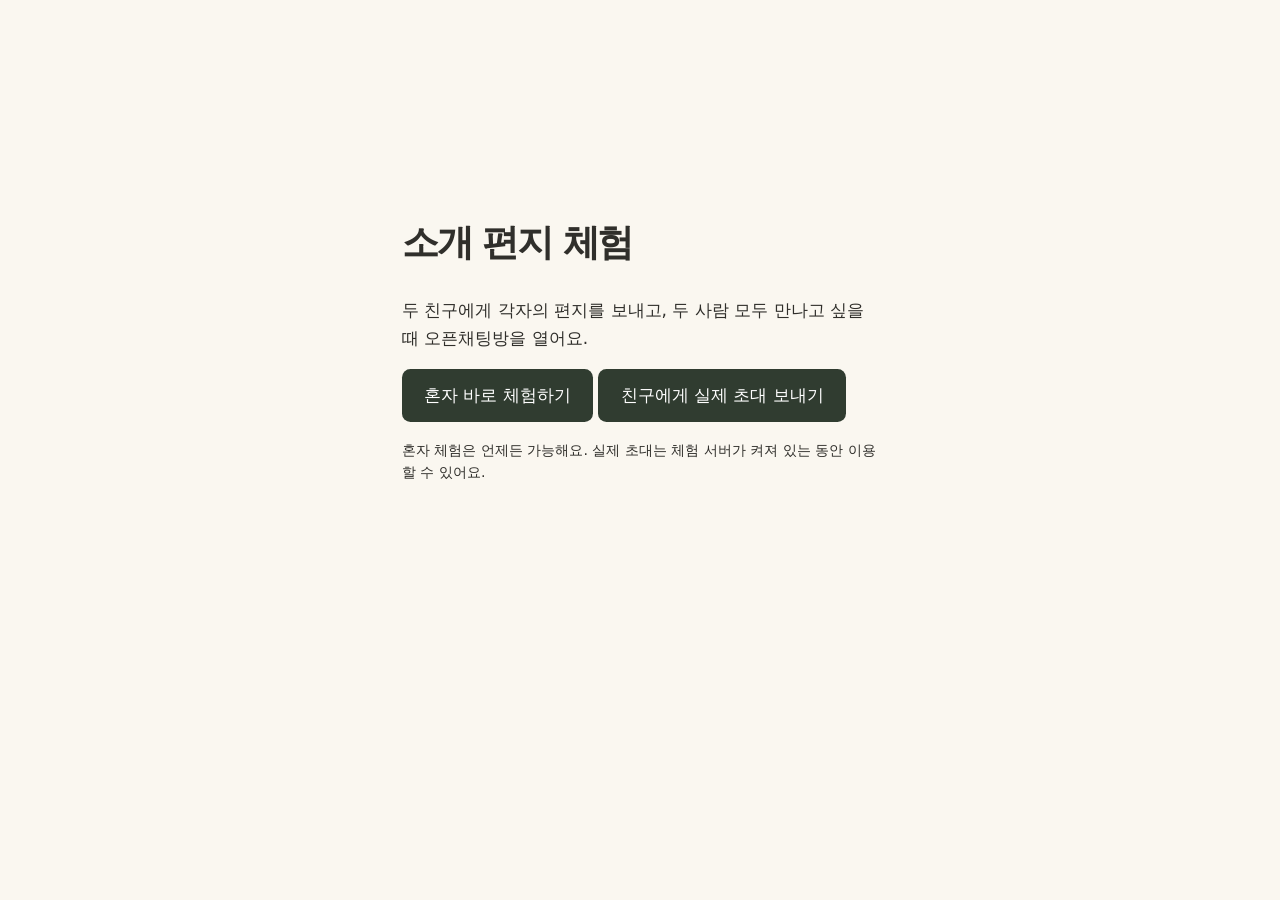
<file: index.html>
<!doctype html><html lang="ko"><meta charset="utf-8"><meta name="viewport" content="width=device-width,initial-scale=1"><meta name="referrer" content="no-referrer"><meta name="robots" content="noindex,nofollow"><title>소개 편지 체험</title><style>html{background:#faf7f0;color:#302f2b;font:17px/1.6 system-ui}main{max-width:28rem;margin:18vh auto;padding:1.5rem}h1{font-size:2.2rem;letter-spacing:-.06em}a{display:inline-block;background:#303c30;color:white;padding:.75rem 1.3rem;border-radius:.5rem;text-decoration:none}small{display:block;margin-top:1rem}</style><main><h1>소개 편지 체험</h1><p>두 친구에게 각자의 편지를 보내고, 두 사람 모두 만나고 싶을 때 오픈채팅방을 열어요.</p><a href="./demo/">혼자 바로 체험하기</a> <a href="https://blacks-engineers-thomson-predict.trycloudflare.com/" rel="noreferrer">친구에게 실제 초대 보내기</a><small>혼자 체험은 언제든 가능해요. 실제 초대는 체험 서버가 켜져 있는 동안 이용할 수 있어요.</small></main></html>
</file>
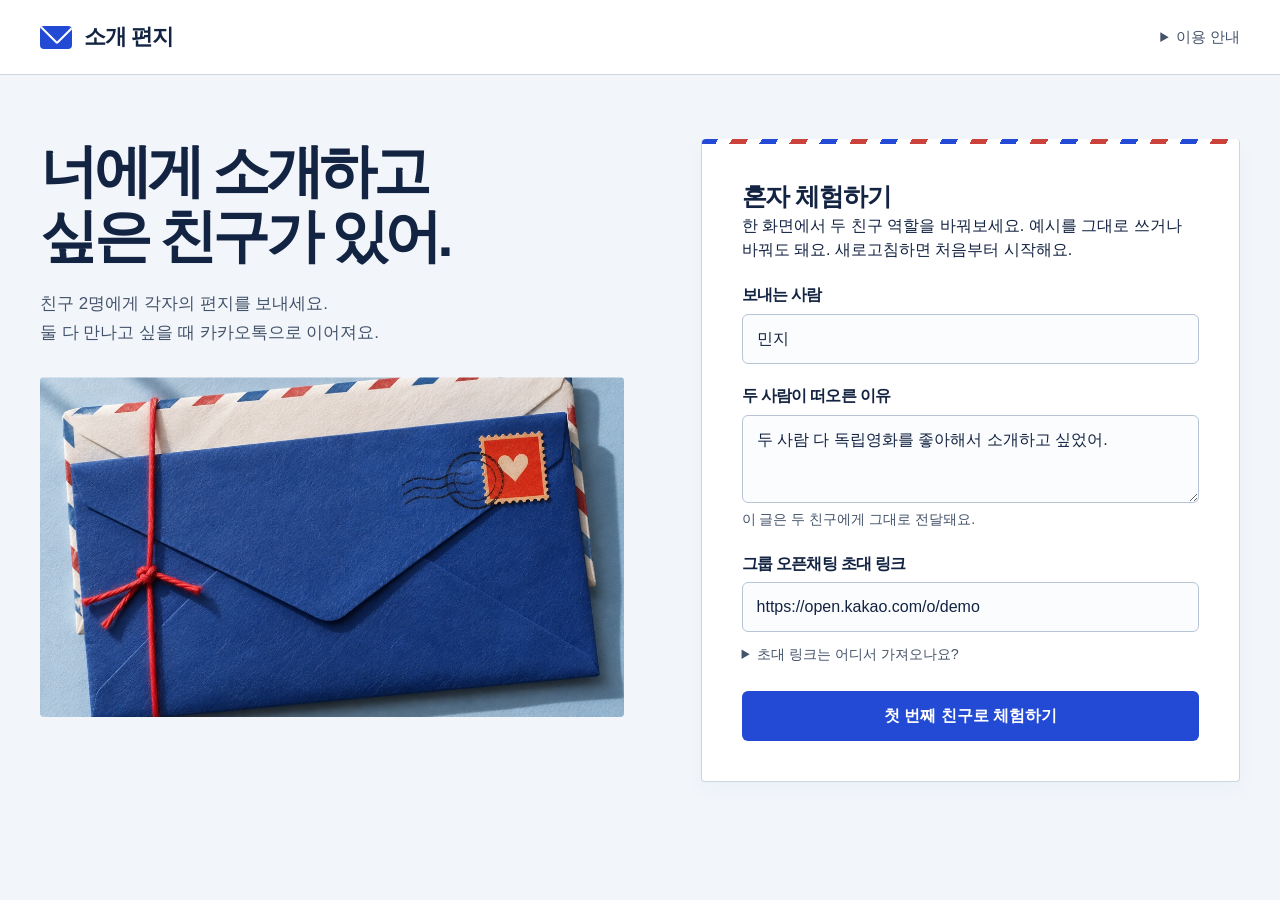
<file: demo/index.html>
<!doctype html>
<html lang="ko" data-type="software">
  <head>
    <meta charset="utf-8" />
    <meta name="viewport" content="width=device-width, initial-scale=1" />
    <meta name="page-type" content="software" />
    <meta name="site-kind" content="software" />
    <meta name="theme-color" content="#f6f8fb" />
    <meta
      name="description"
      content="친구 두 사람에게 각각 소개 편지를 보내고 서로 만나고 싶을 때 오픈채팅으로 이어주세요."
    />
    <title>소개 편지 · 친구가 이어주는 만남</title>
    <link rel="stylesheet" href="./style.css" />
    <script src="./app.js" defer></script>
  </head>
  <body>
    <a href="#main-content" class="skip">본문으로 이동</a>
    <header>
      <div class="head-inner wrap">
        <a href="./" class="brand"
          ><span class="mail-icon" aria-hidden="true"></span>소개 편지</a
        >
        <details class="guide">
          <summary>이용 안내</summary>
          <div>
            <strong>소개는 이렇게 이어져요</strong>
            <ol>
              <li>주선자가 각 친구에게 전용 링크를 보내요.</li>
              <li>두 사람이 편지를 쓰면 서로의 소개가 열려요.</li>
              <li>모두 수락하면 오픈채팅에 들어갈 수 있어요.</li>
            </ol>
          </div>
        </details>
      </div>
    </header>
    <nav id="roles" aria-label="체험 역할" class="wrap"></nav><main id="main-content" tabindex="-1"><section id="app"></section></main>
    <p id="notice" role="status"></p>
  </body>
</html>
</file>
<file: demo/style.css>
:root {
  --sky: #f2f6fb;
  --paper: #fff;
  --ink: #132342;
  --blue: #234ad4;
  --muted: #44536a;
  --line: #ccd6e3;
  --red: #ca4239;
  --width: 1200px;
  color-scheme: light;
  font-family: "Apple SD Gothic Neo", "Malgun Gothic", sans-serif;
  color: var(--ink);
  background: var(--sky);
}
* {
  box-sizing: border-box;
}
body {
  margin: 0;
  font-size: 16px;
  line-height: 1.55;
  word-break: keep-all;
}
h1,
h2,
p,
blockquote {
  margin: 0;
}
h1,
h2,
label,
.brand {
  letter-spacing: -0.045em;
}
a {
  color: var(--blue);
}
header {
  background: var(--paper);
  border-bottom: 1px solid var(--line);
}
.head-inner,
main {
  width: min(calc(100% - 72px), var(--width));
  margin-inline: auto;
}
.head-inner {
  height: 74px;
  display: flex;
  align-items: center;
  justify-content: space-between;
}
.brand {
  display: flex;
  align-items: center;
  gap: 12px;
  font-size: 22px;
  font-weight: 800;
  text-decoration: none;
  color: var(--ink);
}
.mail-icon {
  position: relative;
  display: inline-block;
  width: 32px;
  height: 23px;
  border-radius: 4px;
  background: var(--blue);
  overflow: hidden;
}
.mail-icon:after {
  content: "";
  position: absolute;
  width: 22px;
  height: 22px;
  top: -13px;
  left: 4px;
  border: 2px solid white;
  transform: rotate(45deg);
  border-radius: 2px;
}
.guide {
  position: relative;
  color: var(--muted);
  font-size: 0.92rem;
}
.guide summary,
.room-help summary {
  cursor: pointer;
  min-height: 44px;
  align-content: center;
}
.guide > div {
  position: absolute;
  right: 0;
  top: 100%;
  width: min(295px, 80vw);
  z-index: 3;
  background: white;
  padding: 20px;
  border: 1px solid var(--line);
  border-radius: 10px;
  box-shadow: 0 10px 24px #172b4c19;
}
.guide ol {
  padding-left: 20px;
  margin: 8px 0 0;
}
.guide li + li {
  margin-top: 6px;
}
main {
  padding-block: clamp(36px, 5vw, 76px);
  outline: none;
}
.layout {
  display: grid;
  grid-template-columns: minmax(0, 1.04fr) minmax(0, 0.96fr);
  align-items: start;
  gap: clamp(36px, 6vw, 92px);
}
h1 {
  font-size: clamp(44px, 4.5vw, 70px);
  line-height: 1.13;
  font-weight: 800;
  letter-spacing: -0.078em;
}
.lead {
  margin: 20px 0 30px;
  font-size: 1.06rem;
  line-height: 1.72;
  color: var(--muted);
}
.letters {
  display: block;
  width: 100%;
  height: auto;
  aspect-ratio: 1.72;
  object-fit: cover;
  border-radius: 4px;
}
.panel,
.solo {
  background: var(--paper);
  padding: clamp(26px, 3.1vw, 46px);
  border: 1px solid var(--line);
  border-top: 0;
  border-radius: 4px;
  position: relative;
  box-shadow: 0 8px 20px #22375308;
}
.panel:before,
.solo:before {
  content: "";
  position: absolute;
  inset: 0 0 auto;
  height: 5px;
  background: repeating-linear-gradient(
    120deg,
    var(--blue) 0 14px,
    white 14px 26px,
    var(--red) 26px 40px,
    white 40px 52px
  );
  border-radius: 4px 4px 0 0;
}
h2 {
  font-size: 1.56rem;
  line-height: 1.4;
}
label {
  display: block;
  margin: 20px 0 6px;
  font-weight: 700;
}
input,
textarea {
  width: 100%;
  background: #fbfcfe;
  border: 1px solid #b7c4d6;
  color: var(--ink);
  padding: 12px 14px;
  border-radius: 6px;
  font: inherit;
  line-height: 1.5;
}
input::placeholder,
textarea::placeholder {
  color: #69778b;
}
textarea {
  resize: vertical;
  min-height: 88px;
  vertical-align: top;
}
small,
.muted,
.hint {
  font-size: 0.89rem;
  color: var(--muted);
}
small {
  display: inline-block;
  margin-top: 5px;
}
.room-help {
  color: var(--muted);
  font-size: 0.9rem;
}
.room-help p {
  margin: 0 0 10px;
}
.primary,
.button,
button {
  font: inherit;
  font-weight: 700;
  text-decoration: none;
  cursor: pointer;
}
.primary,
.button.kakao {
  display: flex;
  align-items: center;
  justify-content: center;
  min-height: 50px;
  width: 100%;
  margin-top: 15px;
  border: 0;
  border-radius: 6px;
  color: white;
  background: var(--blue);
}
button,
.actions a {
  display: inline-flex;
  align-items: center;
  justify-content: center;
  min-height: 44px;
  padding: 9px 15px;
  border-radius: 6px;
  background: #eaf0ff;
  color: var(--blue);
  border: 0;
}
.actions {
  display: flex;
  align-items: center;
  gap: 10px;
  margin-top: 10px;
}
.plain,
.actions a {
  background: transparent;
  text-decoration: underline;
  text-underline-offset: 4px;
  color: var(--muted);
}
button,
.button {
  transition:
    background 0.15s,
    transform 0.15s;
}
button:hover,
.button:hover {
  transform: translateY(-1px);
}
.primary:hover {
  background: #193bb8;
}
button:active,
.button:active {
  transform: translateY(1px);
}
button:disabled {
  opacity: 0.65;
  cursor: wait;
}
button:focus-visible,
a:focus-visible,
summary:focus-visible,
input:focus-visible,
textarea:focus-visible {
  outline: 3px solid #315ee8;
  outline-offset: 3px;
}
.solo {
  max-width: 640px;
  margin: auto;
  overflow-wrap: anywhere;
}
.solo h1 {
  font-size: clamp(30px, 4vw, 46px);
  line-height: 1.22;
}
.solo p {
  margin: 14px 0;
}
.solo .muted {
  margin-bottom: 4px;
}
.quote {
  margin: 8px 0 20px;
  border-left: 3px solid var(--blue);
  padding: 10px 16px;
  background: #f2f6ff;
  white-space: pre-wrap;
}
.entry {
  margin-top: 22px;
  padding-top: 5px;
  border-top: 1px solid var(--line);
}
.entry input {
  color: var(--muted);
}
.status,
.question {
  padding: 16px 18px;
  background: #eff4ff;
  border-radius: 5px;
}
.question h2 {
  font-size: 1.1rem;
}
.question p {
  margin: 7px 0;
}
.button.kakao {
  background: #fee500;
  color: #282000;
}
.photo {
  max-width: 100%;
  max-height: 310px;
  border-radius: 6px;
}
.check {
  display: flex;
  align-items: baseline;
  gap: 8px;
  font-weight: 400;
  font-size: 0.93rem;
}
.check input {
  width: auto;
  accent-color: var(--blue);
}
.skip {
  position: absolute;
  left: 12px;
  top: -80px;
  padding: 10px;
  background: white;
  z-index: 9;
}
.skip:focus {
  top: 6px;
}
#notice:not(:empty) {
  position: fixed;
  bottom: 15px;
  left: 50%;
  transform: translateX(-50%);
  padding: 9px 16px;
  border-radius: 8px;
  background: var(--ink);
  color: white;
  width: max-content;
  max-width: 90vw;
}
@media (min-width: 741px) and (prefers-reduced-motion: no-preference) {
  [data-enter] .letters {
    animation: unfold 0.55s ease-out both;
  }
  @keyframes unfold {
    from {
      clip-path: inset(0 3% 0 0);
      opacity: 0.65;
    }
    to {
      clip-path: inset(0);
      opacity: 1;
    }
  }
}
@media (max-width: 740px) {
  .head-inner,
  main {
    width: calc(100% - 36px);
  }
  .head-inner {
    height: 60px;
  }
  .brand {
    font-size: 20px;
  }
  main {
    padding-block: 26px;
  }
  .layout {
    display: block;
  }
  .opening {
    display: grid;
    grid-template-columns: minmax(0, 1fr) 30%;
    column-gap: 12px;
    align-items: center;
  }
  .opening h1 {
    font-size: clamp(30px, 7vw, 47px);
  }
  .opening .letters {
    grid-column: 2;
    grid-row: 1;
    aspect-ratio: 1.1;
  }
  .lead {
    grid-column: 1/-1;
    margin: 12px 0 22px;
    font-size: 0.96rem;
  }
  .panel,
  .solo {
    padding: 25px 19px;
  }
  .panel h2 {
    font-size: 1.37rem;
  }
  label {
    margin-top: 16px;
  }
  .question {
    padding: 14px;
  }
  .actions {
    flex-wrap: wrap;
  }
}
@media (prefers-reduced-motion: reduce) {
  * {
    animation: none !important;
    transition: none !important;
  }
}

.brand { min-height: 44px; }
#roles:not(:empty){padding:1rem} #roles button{padding:.6rem 1rem} #roles button[aria-pressed=true]{background:#293c34;color:white}
</file>
